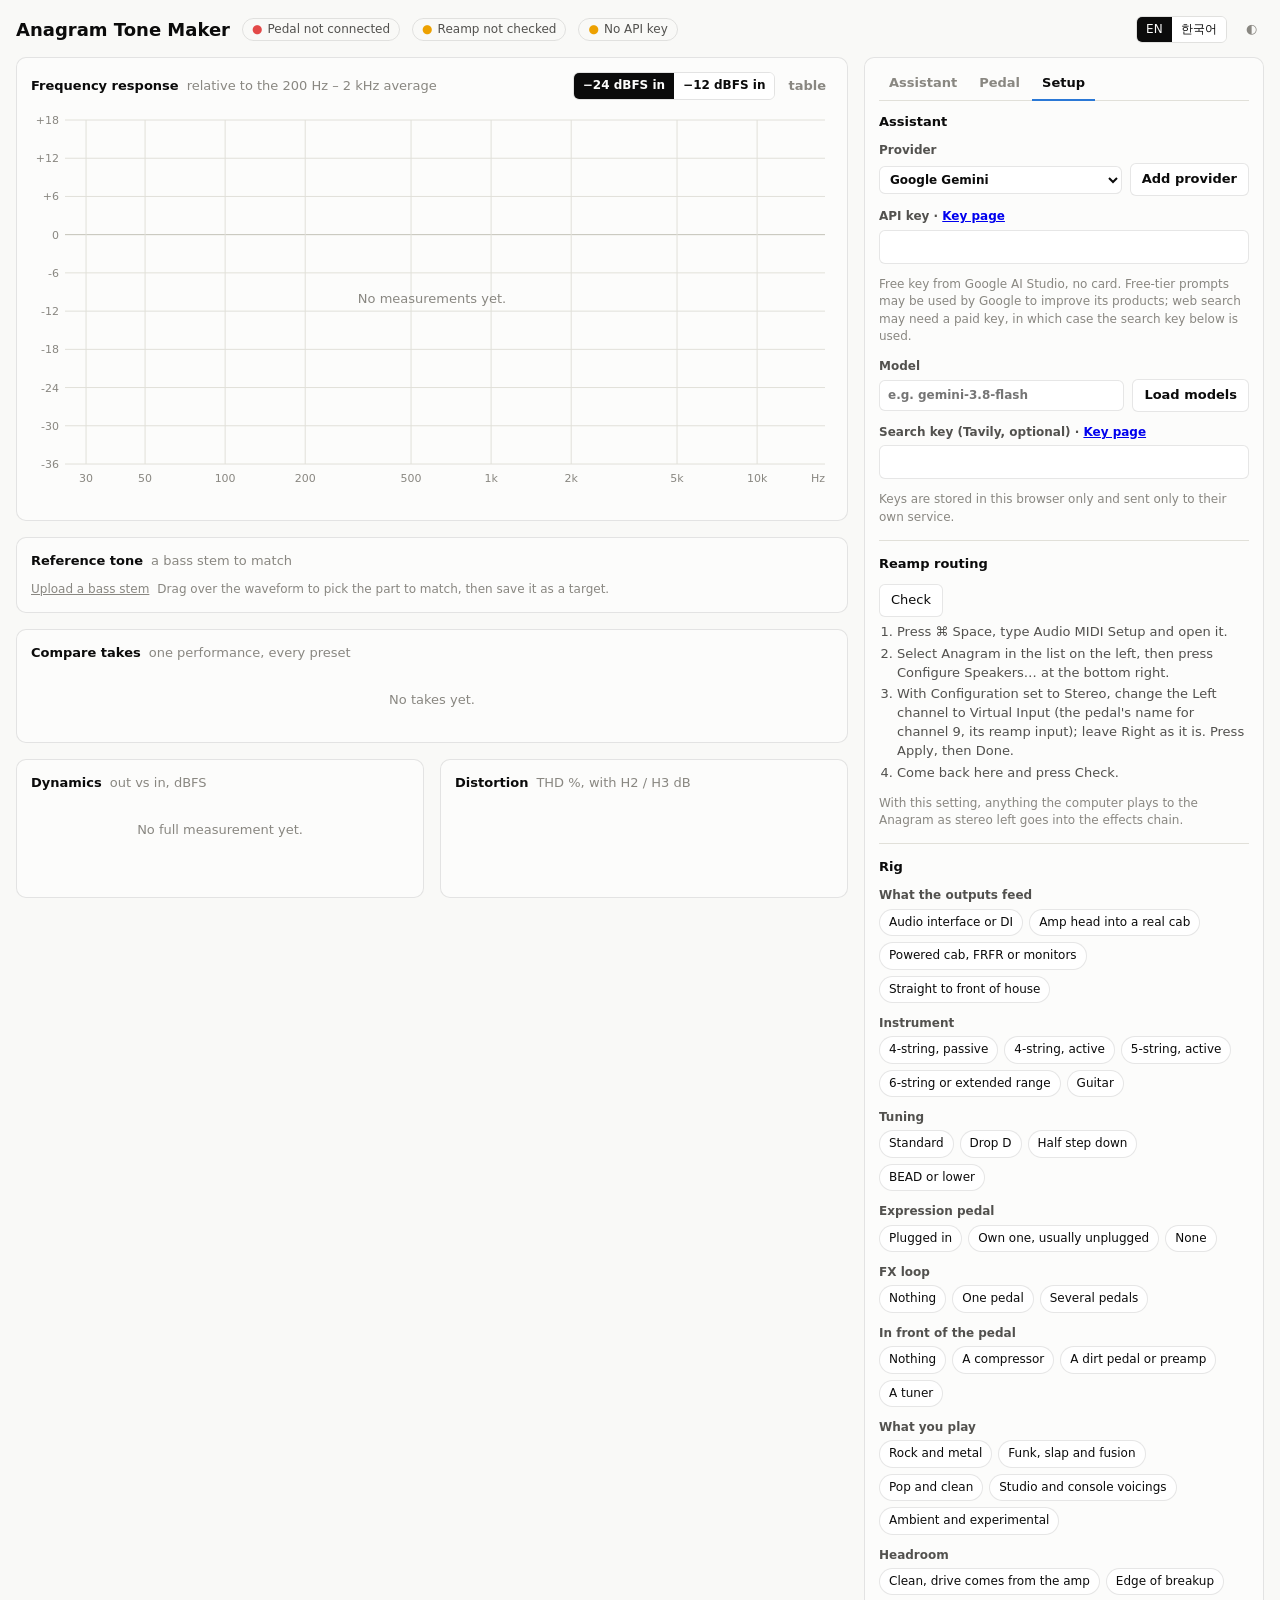
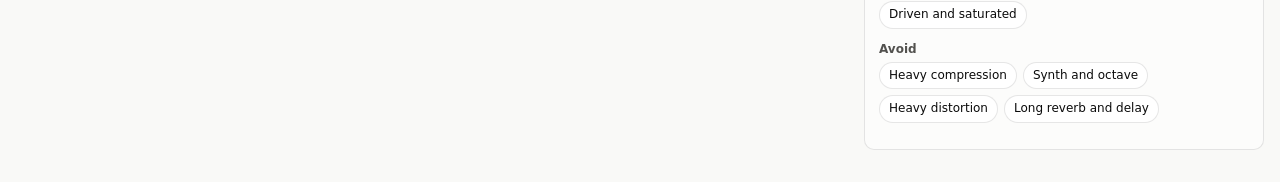
<file: web/index.html>
<!doctype html>
<html lang="en">
<head>
<meta charset="utf-8">
<meta name="viewport" content="width=device-width, initial-scale=1">
<title>Anagram Tone Maker</title>
<link rel="stylesheet" href="css/app.css">
</head>
<body>
<div class="wrap">
  <header>
    <h1 data-t="title"></h1>
    <button class="pill" id="pedal"></button>
    <button class="pill" id="route"></button>
    <button class="pill" id="aistate"></button>
    <div class="job" id="job"></div>
    <span class="seg" id="lang"><button data-v="en">EN</button><button data-v="ko">한국어</button></span>
    <button class="ghost" id="theme"></button>
  </header>

  <div class="grid">
    <main>
      <section class="card">
        <h2><span data-t="fr"></span> <span class="sub" data-t="frSub"></span>
          <span class="end">
            <span class="seg" id="lvl"><button data-l="0" class="on" data-t="lvl24"></button><button data-l="1" data-t="lvl12"></button></span>
            <button class="ghost" id="tbl" data-t="table"></button>
          </span>
        </h2>
        <div class="chart" id="fr"></div>
        <div id="frtable" hidden></div>
        <div class="chips" id="kinds"></div>
        <div class="legend" id="legend"></div>
      </section>

      <section class="card">
        <h2><span data-t="refTitle"></span> <span class="sub" data-t="refSub"></span></h2>
        <div id="refcard"></div>
      </section>

      <section class="card">
        <h2><span data-t="compare"></span> <span class="sub" data-t="compareSub"></span>
          <span class="end"><select id="group" aria-label="take"></select>
            <button class="ghost" id="delgroup" data-t-title="deleteGroup">✕</button></span>
        </h2>
        <div id="cmp"></div>
      </section>

      <section class="two">
        <div class="card">
          <h2><span data-t="dyn"></span> <span class="sub" data-t="dynSub"></span>
            <span class="end"><select id="focus" aria-label="measurement"></select></span></h2>
          <div class="chart" id="dyn"></div>
          <dl class="facts" id="dyn-facts"></dl>
        </div>
        <div class="card">
          <h2><span data-t="dist"></span> <span class="sub" data-t="distSub"></span></h2>
          <div id="dist"></div>
          <p class="hint" id="dist-note"></p>
        </div>
      </section>
    </main>

    <aside>
      <section class="card fill">
        <div class="tabs" id="tabs">
          <button data-p="assistant" class="on" data-t="tabAssistant"></button>
          <button data-p="pedal" data-t="tabPedal"></button>
          <button data-p="setup" data-t="tabSetup"></button>
        </div>

        <div class="pane" data-pane="assistant">
          <div class="chat" id="chat"></div>
          <div class="quick" id="quick"></div>
          <div class="compose">
            <textarea id="say" data-t-ph="sayPh"></textarea>
            <button class="primary" id="send" data-t="send"></button>
          </div>
          <div class="row" style="margin-top:6px"><button class="ghost" id="newchat" data-t="newChat"></button></div>
        </div>

        <div class="pane" data-pane="pedal" hidden>
          <div class="row"><button class="primary" id="connect" data-t="connect"></button><span class="hint" id="fw"></span></div>
          <div class="row" style="margin-top:8px"><button id="readblocks" data-t="readBlocks"></button><span class="hint" id="ublocks"></span></div>
          <hr class="sep">
          <h2><span data-t="measure"></span></h2>
          <div class="row"><input id="mlabel" data-t-ph="labelPh" style="flex:1">
            <button class="primary" id="mquick" data-t="quick"></button><button id="mfull" data-t="full"></button></div>
          <p class="hint" data-t="measureHint"></p>
          <hr class="sep">
          <h2><span data-t="record"></span></h2>
          <div class="row"><input id="tlabel" data-t-ph="labelPh" style="flex:1">
            <input class="secs" id="secs" type="number" min="2" max="120" value="20"> <span data-t="secs"></span></div>
          <div class="row" style="margin-top:8px">
            <button class="rec" id="recwet" data-t="recWet"></button>
            <button id="recdry" data-t="recDry" data-t-title="recDryTip"></button>
            <label class="hint" style="cursor:pointer"><input type="file" id="upload" accept=".wav,audio/wav" hidden><u data-t="uploadDi"></u></label>
          </div>
          <div class="meter" aria-hidden="true"><i id="mrms"></i><b id="mpeak"></b></div>
          <div class="hint" id="meterval"></div>
          <hr class="sep">
          <h2><span data-t="presets"></span> <span class="end"><button class="ghost" id="loadpresets" data-t="refresh"></button></span></h2>
          <div class="presets" id="presets"></div>
          <hr class="sep">
          <h2><span data-t="pasteTitle"></span></h2>
          <textarea id="pastejson" rows="4" data-t-ph="pastePh" spellcheck="false" style="width:100%"></textarea>
          <div class="row" style="margin-top:8px"><input class="secs" id="pasteslot" placeholder="17A" autocomplete="off">
            <button id="pasteaud" data-t="audition"></button><button class="primary" id="pastesave" data-t="save"></button>
            <button id="copyresult" data-t="copyResult" data-t-title="copyResultTip"></button></div>
          <p class="hint" id="pastemsg"></p>
        </div>

        <div class="pane" data-pane="setup" hidden>
          <h2 data-t="aiSection"></h2>
          <label class="field"><span data-t="provider"></span>
            <span class="row"><select id="provider" style="flex:1"></select><button id="addprov" data-t="addProvider"></button>
              <button class="ghost sq" id="delprov" data-t-title="deleteProvider">✕</button></span></label>
          <div id="provform" hidden>
            <label class="field"><span data-t="provName"></span><input id="pname" data-t-ph="provNamePh" spellcheck="false"></label>
            <label class="field"><span data-t="apiFormat"></span><select id="pformat">
              <option value="openai-chat" data-t="fmtOpenai"></option><option value="anthropic" data-t="fmtAnthropic"></option></select></label>
            <label class="field"><span data-t="baseUrl"></span><input id="purl" data-t-ph="baseUrlPh" spellcheck="false"></label>
            <div class="row"><button class="primary" id="psave" data-t="register"></button><button id="pcancel" data-t="cancel"></button></div>
            <hr class="sep">
          </div>
          <label class="field" id="basefield"><span data-t="baseUrl"></span><input id="baseurl" spellcheck="false"></label>
          <label class="field"><span><span data-t="apiKey"></span><span id="keylink"> · <a id="keyurl" target="_blank" rel="noopener" data-t="getKey"></a></span></span>
            <input id="apikey" type="password" autocomplete="off" spellcheck="false"></label>
          <p class="hint" id="keyhint"></p>
          <label class="field"><span data-t="model"></span>
            <span class="row"><input id="model" list="models" style="flex:1" spellcheck="false" autocomplete="off"><datalist id="models"></datalist>
              <button id="loadmodels" data-t="loadModels"></button></span></label>
          <label class="field"><span><span data-t="searchKey"></span> · <a href="https://app.tavily.com" target="_blank" rel="noopener" data-t="getKey"></a></span>
            <input id="searchkey" type="password" autocomplete="off" spellcheck="false"></label>
          <p class="hint" data-t="keyNote"></p>
          <hr class="sep">
          <h2 data-t="audioSection"></h2>
          <div class="row"><button id="checkroute" data-t="check"></button><span class="hint" id="routemsg"></span></div>
          <ol class="steps" id="routesteps"></ol>
          <p class="hint" data-t="routeNote"></p>
          <hr class="sep">
          <h2 data-t="rigSection"></h2>
          <div id="rigform"></div>
        </div>
      </section>
    </aside>
  </div>
</div>

<dialog id="dlg"><h3 id="dlgtitle"></h3><p id="dlgtext"></p>
  <div class="row"><button id="dlgno" data-t="cancel"></button><button class="primary" id="dlgyes" data-t="save"></button></div></dialog>

<script src="data/blocks-factory.js"></script>
<script src="data/knowledge.js"></script>
<script src="js/i18n.js"></script>
<script src="js/dsp.js"></script>
<script src="js/device.js"></script>
<script src="js/blocks.js"></script>
<script src="js/store.js"></script>
<script src="js/rig.js"></script>
<script src="js/ai.js"></script>
<script src="js/prompt.js"></script>
<script src="js/tools.js"></script>
<script src="js/charts.js"></script>
<script src="js/match.js"></script>
<script src="js/reference.js"></script>
<script src="js/app.js"></script>
</body>
</html>
</file>
<file: web/css/app.css>
:root {
  color-scheme: light;
  --page: #f9f9f7;
  --surface: #fcfcfb;
  --raised: #ffffff;
  --ink: #0b0b0b;
  --ink-2: #52514e;
  --muted: #898781;
  --grid: #e1e0d9;
  --axis: #c3c2b7;
  --border: rgba(11,11,11,0.10);
  --accent: #2a78d6;
  --accent-soft: #e8f1fc;
  --danger: #e34948;
  --good: #006300;
  --s1: #2a78d6; --s2: #eb6834; --s3: #1baf7a; --s4: #eda100;
  --bubble-user: #e8f1fc;
  --bubble-claude: #f1f0ec;
  --wave: #c3c2b7;
}
@media (prefers-color-scheme: dark) {
  :root:where(:not([data-theme="light"])) {
    color-scheme: dark;
    --page: #0d0d0d; --surface: #1a1a19; --raised: #222221;
    --ink: #ffffff; --ink-2: #c3c2b7; --muted: #898781;
    --grid: #2c2c2a; --axis: #383835; --border: rgba(255,255,255,0.10);
    --accent: #3987e5; --accent-soft: #1c3350; --danger: #e66767; --good: #0ca30c;
    --s1: #3987e5; --s2: #d95926; --s3: #199e70; --s4: #c98500;
    --bubble-user: #1c3350; --bubble-claude: #2a2a28; --wave: #4a4a46;
  }
}
:root[data-theme="dark"] {
  color-scheme: dark;
  --page: #0d0d0d; --surface: #1a1a19; --raised: #222221;
  --ink: #ffffff; --ink-2: #c3c2b7; --muted: #898781;
  --grid: #2c2c2a; --axis: #383835; --border: rgba(255,255,255,0.10);
  --accent: #3987e5; --accent-soft: #1c3350; --danger: #e66767; --good: #0ca30c;
  --s1: #3987e5; --s2: #d95926; --s3: #199e70; --s4: #c98500;
  --bubble-user: #1c3350; --bubble-claude: #2a2a28; --wave: #4a4a46;
}
* { box-sizing: border-box; }
body { margin: 0; background: var(--page); color: var(--ink);
  font: 14px/1.45 system-ui, -apple-system, "Segoe UI", "Apple SD Gothic Neo", "Malgun Gothic", sans-serif; }
.wrap { max-width: 1400px; margin: 0 auto; padding: 16px; }
header { display: flex; align-items: center; gap: 12px; flex-wrap: wrap; margin-bottom: 14px; }
header h1 { font-size: 18px; margin: 0; font-weight: 650; }
.pill { font-size: 12px; padding: 2px 9px; border-radius: 99px; border: 1px solid var(--border); color: var(--ink-2); white-space: nowrap; }
.pill.ok::before, .pill.bad::before { content: "●"; margin-right: 5px; }
.pill.ok::before { color: var(--good); } .pill.bad::before { color: var(--danger); }
.job { flex: 1; min-width: 200px; display: flex; align-items: center; gap: 10px; color: var(--ink-2); font-size: 13px; }
.bar { flex: 1; height: 4px; background: var(--grid); border-radius: 2px; overflow: hidden; max-width: 260px; }
.bar > i { display: block; height: 100%; background: var(--accent); width: 0; transition: width .25s; }
.grid { display: grid; grid-template-columns: minmax(0, 1fr) 360px; gap: 16px; align-items: start; }
.grid > *, .two > * { min-width: 0; }
aside { position: sticky; top: 16px; }
.scroll { overflow-x: auto; }
@media (max-width: 980px) { .grid { grid-template-columns: minmax(0, 1fr); } aside { position: static; } }
.card { background: var(--surface); border: 1px solid var(--border); border-radius: 10px; padding: 14px; margin-bottom: 16px; min-width: 0; }
.card h2 { font-size: 13px; margin: 0 0 10px; font-weight: 650; display: flex; align-items: center; gap: 8px; flex-wrap: wrap; }
.card h2 .sub { font-weight: 400; color: var(--muted); }
.card h2 .end { margin-left: auto; display: flex; gap: 6px; align-items: center; flex-wrap: wrap; }
.row { display: flex; gap: 8px; align-items: center; flex-wrap: wrap; }
input, textarea, select { font: inherit; color: var(--ink); background: var(--raised); border: 1px solid var(--border);
  border-radius: 6px; padding: 6px 8px; min-width: 0; max-width: 100%; }
select { padding: 5px 6px; }
input.slot { width: 68px; text-transform: uppercase; }
input.secs { width: 60px; }
button { font: inherit; font-size: 13px; border: 1px solid var(--border); background: var(--raised); color: var(--ink);
  border-radius: 6px; padding: 6px 11px; cursor: pointer; white-space: nowrap; }
button.primary { background: var(--accent); color: #fff; border-color: transparent; }
button.rec { background: var(--danger); color: #fff; border-color: transparent; }
button:disabled { opacity: .45; cursor: default; }
button.ghost { border-color: transparent; background: transparent; color: var(--muted); padding: 2px 6px; }
button.ghost:hover { color: var(--ink); }
.seg { display: inline-flex; border: 1px solid var(--border); border-radius: 6px; overflow: hidden; flex: none; }
.seg button { border: 0; border-radius: 0; padding: 4px 9px; font-size: 12px; }
.seg button.on { background: var(--ink); color: var(--surface); }
.tabs { display: flex; gap: 2px; border-bottom: 1px solid var(--grid); margin: -4px 0 12px; }
.tabs button { border: 0; background: none; border-radius: 0; padding: 6px 10px; color: var(--muted); border-bottom: 2px solid transparent; margin-bottom: -1px; font-weight: 600; }
.tabs button.on { color: var(--ink); border-bottom-color: var(--accent); }
.chart { position: relative; width: 100%; }
.chart svg { display: block; width: 100%; height: auto; overflow: visible; }
.tip { position: absolute; pointer-events: none; background: var(--raised); border: 1px solid var(--border);
  border-radius: 6px; padding: 6px 9px; font-size: 12px; box-shadow: 0 4px 14px rgba(0,0,0,.12); white-space: nowrap; z-index: 2; }
.tip b { font-variant-numeric: tabular-nums; }
.chips { display: flex; gap: 4px; flex-wrap: wrap; margin-top: 10px; }
.chips button { font-size: 12px; padding: 2px 9px; border-radius: 99px; }
.chips button.on { background: var(--ink); color: var(--surface); border-color: transparent; }
.legend { display: flex; flex-direction: column; gap: 1px; margin-top: 6px; max-height: 196px; overflow: auto; }
.legend label { display: flex; align-items: center; gap: 8px; font-size: 13px; padding: 3px 4px; border-radius: 5px; cursor: pointer; min-width: 0; }
.legend label:hover { background: var(--page); }
.legend .name { overflow: hidden; text-overflow: ellipsis; white-space: nowrap; min-width: 0; }
.legend .sw { width: 18px; height: 0; border-top: 2px solid var(--muted); flex: none; }
.legend .sw.dash { border-top-style: dashed; } .legend .sw.dot { border-top-style: dotted; }
.legend .meta { color: var(--muted); font-size: 12px; margin-left: auto; white-space: nowrap; }
.legend .x { visibility: hidden; }
.legend label:hover .x { visibility: visible; }
@media (max-width: 560px) { .legend .meta { display: none; } .legend .x { visibility: visible; } }
.legend input { margin: 0; }
.two { display: grid; grid-template-columns: minmax(0, 1fr) minmax(0, 1fr); gap: 16px; }
@media (max-width: 720px) { .two { grid-template-columns: minmax(0, 1fr); } }
table { border-collapse: collapse; width: 100%; font-size: 12px; font-variant-numeric: tabular-nums; }
th, td { padding: 4px 6px; text-align: right; border-bottom: 1px solid var(--grid); }
th:first-child, td:first-child { text-align: left; color: var(--ink-2); }
th { color: var(--muted); font-weight: 500; }
td.lv { white-space: nowrap; }
.facts { display: grid; grid-template-columns: auto 1fr; gap: 3px 12px; font-size: 13px; }
.facts dt { color: var(--muted); } .facts dd { margin: 0; font-variant-numeric: tabular-nums; }
.meter { height: 10px; background: var(--grid); border-radius: 3px; position: relative; overflow: hidden; margin: 8px 0 2px; }
.meter i { position: absolute; left: 0; top: 0; bottom: 0; background: var(--s3); width: 0; transition: width .08s; }
.meter b { position: absolute; top: 0; bottom: 0; width: 2px; background: var(--ink); left: 0; }
.hint { color: var(--muted); font-size: 12px; }
.empty { color: var(--muted); font-size: 13px; padding: 18px 0; text-align: center; }

/* compare takes */
.player { display: flex; align-items: center; gap: 10px; margin: 4px 0 8px; }
.play { width: 38px; height: 38px; border-radius: 50%; padding: 0; flex: none; display: grid; place-items: center;
  background: var(--accent); color: #fff; border-color: transparent; font-size: 14px; }
.wave { position: relative; flex: 1; height: 48px; cursor: pointer; min-width: 0; }
.wave canvas { display: block; width: 100%; height: 100%; }
.wave .head { position: absolute; top: 0; bottom: 0; width: 2px; background: var(--ink); left: 0; pointer-events: none; }
.clock { font-size: 12px; color: var(--ink-2); font-variant-numeric: tabular-nums; flex: none; min-width: 76px; text-align: right; }
.variants { max-height: 320px; overflow: auto; border-top: 1px solid var(--grid); }
.var { display: grid; grid-template-columns: 22px minmax(0, 1fr) repeat(4, 64px) 26px 26px; gap: 6px; align-items: center;
  padding: 6px 4px; border-bottom: 1px solid var(--grid); cursor: pointer; font-size: 13px; }
.var.head { cursor: default; font-size: 11px; color: var(--muted); position: sticky; top: 0; background: var(--surface); z-index: 1; }
.var:not(.head):hover { background: var(--page); }
.var.on { background: var(--accent-soft); }
.var .k { font-size: 11px; color: var(--muted); text-align: center; border: 1px solid var(--border); border-radius: 4px; line-height: 18px; }
.var.on .k { background: var(--accent); color: #fff; border-color: transparent; }
.var .nm { overflow: hidden; text-overflow: ellipsis; white-space: nowrap; }
.var .nm small { color: var(--muted); margin-left: 6px; }
.var .n { text-align: right; font-variant-numeric: tabular-nums; font-size: 12px; color: var(--ink-2); }
.var input { margin: 0 auto; display: block; }
@media (max-width: 640px) {
  .var { grid-template-columns: 22px minmax(0, 1fr) 26px 26px; }
  .var .n { display: none; }
  .var .sum { grid-column: 2 / -1; font-size: 11px; color: var(--muted); }
}
@media (min-width: 641px) { .var .sum { display: none; } }

.chat { display: flex; flex-direction: column; gap: 6px; max-height: 340px; overflow: auto; padding: 2px; }
.msg { max-width: 88%; padding: 7px 10px; border-radius: 10px; font-size: 13px; white-space: pre-wrap; word-break: break-word; }
.msg.user { align-self: flex-end; background: var(--bubble-user); }
.msg.claude { align-self: flex-start; background: var(--bubble-claude); }
.msg.system { align-self: center; color: var(--muted); font-size: 12px; background: transparent; padding: 2px; text-align: center; }
.msg .who { display: block; font-size: 11px; color: var(--muted); margin-bottom: 2px; }
.compose { display: flex; gap: 6px; margin-top: 8px; }
.compose textarea { flex: 1; resize: vertical; min-height: 38px; }
kbd { font: 11px ui-monospace, monospace; border: 1px solid var(--border); border-radius: 3px; padding: 0 4px; }

/* ---------- web app additions ---------- */
.grid { grid-template-columns: minmax(0, 1fr) 400px; }
aside .card.fill { display: flex; flex-direction: column; }
.pane[hidden] { display: none !important; }
.status { display: flex; gap: 8px; align-items: center; flex-wrap: wrap; }
.pill button { margin-left: 6px; }
.pill.warn::before { content: "●"; margin-right: 5px; color: var(--s4); }
.chat { max-height: none; height: min(52vh, 520px); }
.msg.tool { align-self: flex-start; color: var(--muted); font-size: 12px; background: transparent; padding: 1px 2px; white-space: normal; }
.msg.tool code { font-size: 11px; }
.msg.error { align-self: center; color: var(--danger); background: transparent; font-size: 12px; }
.ask { display: flex; flex-wrap: wrap; gap: 6px; margin-top: 6px; }
.ask button.on { background: var(--accent); color: #fff; border-color: transparent; }
.quick { display: flex; flex-wrap: wrap; gap: 6px; margin-top: 8px; }
.quick button { font-size: 12px; padding: 4px 9px; border-radius: 99px; }
.field { display: grid; gap: 4px; margin-bottom: 12px; }
.field > span { font-size: 12px; color: var(--ink-2); font-weight: 600; }
.field select, .field input { width: 100%; }
.opts { display: flex; flex-wrap: wrap; gap: 6px; }
.opts button { font-size: 12px; padding: 4px 9px; border-radius: 99px; }
.opts button.on { background: var(--ink); color: var(--surface); border-color: transparent; }
.presets { max-height: 300px; overflow: auto; border-top: 1px solid var(--grid); margin-top: 8px; }
.preset { display: grid; grid-template-columns: 44px minmax(0, 1fr) auto; gap: 8px; align-items: center; padding: 5px 2px; border-bottom: 1px solid var(--grid); font-size: 13px; }
.preset .sl { font-variant-numeric: tabular-nums; color: var(--muted); font-size: 12px; }
.preset .nm { overflow: hidden; text-overflow: ellipsis; white-space: nowrap; }
.preset .act { display: flex; gap: 4px; }
.preset .act button { font-size: 12px; padding: 3px 8px; }
.sep { border: 0; border-top: 1px solid var(--grid); margin: 14px 0; }
.steps { margin: 6px 0 0; padding-left: 18px; font-size: 13px; color: var(--ink-2); }
.steps li { margin: 3px 0; }
dialog { border: 1px solid var(--border); border-radius: 10px; background: var(--surface); color: var(--ink); padding: 18px; max-width: 420px; width: calc(100% - 32px); }
dialog::backdrop { background: rgba(0, 0, 0, .35); }
dialog h3 { margin: 0 0 8px; font-size: 15px; }
dialog p { margin: 0 0 14px; font-size: 13px; color: var(--ink-2); }
dialog .row { justify-content: flex-end; }
.ok-text { color: var(--good); } .bad-text { color: var(--danger); }
@media (max-width: 980px) { .chat { height: 50vh; } }
@media (max-width: 980px) { .grid { grid-template-columns: minmax(0, 1fr); } aside { position: static; order: -1; } }
button.pill { background: transparent; cursor: pointer; font-size: 12px; padding: 2px 9px; }
button.pill:hover { border-color: var(--axis); color: var(--ink); }
.ask button { white-space: normal; text-align: left; max-width: 100%; }
.msg { min-width: 0; }
button.sq { width: 30px; height: 30px; padding: 0; flex: none; }
[hidden] { display: none !important; }
</file>
